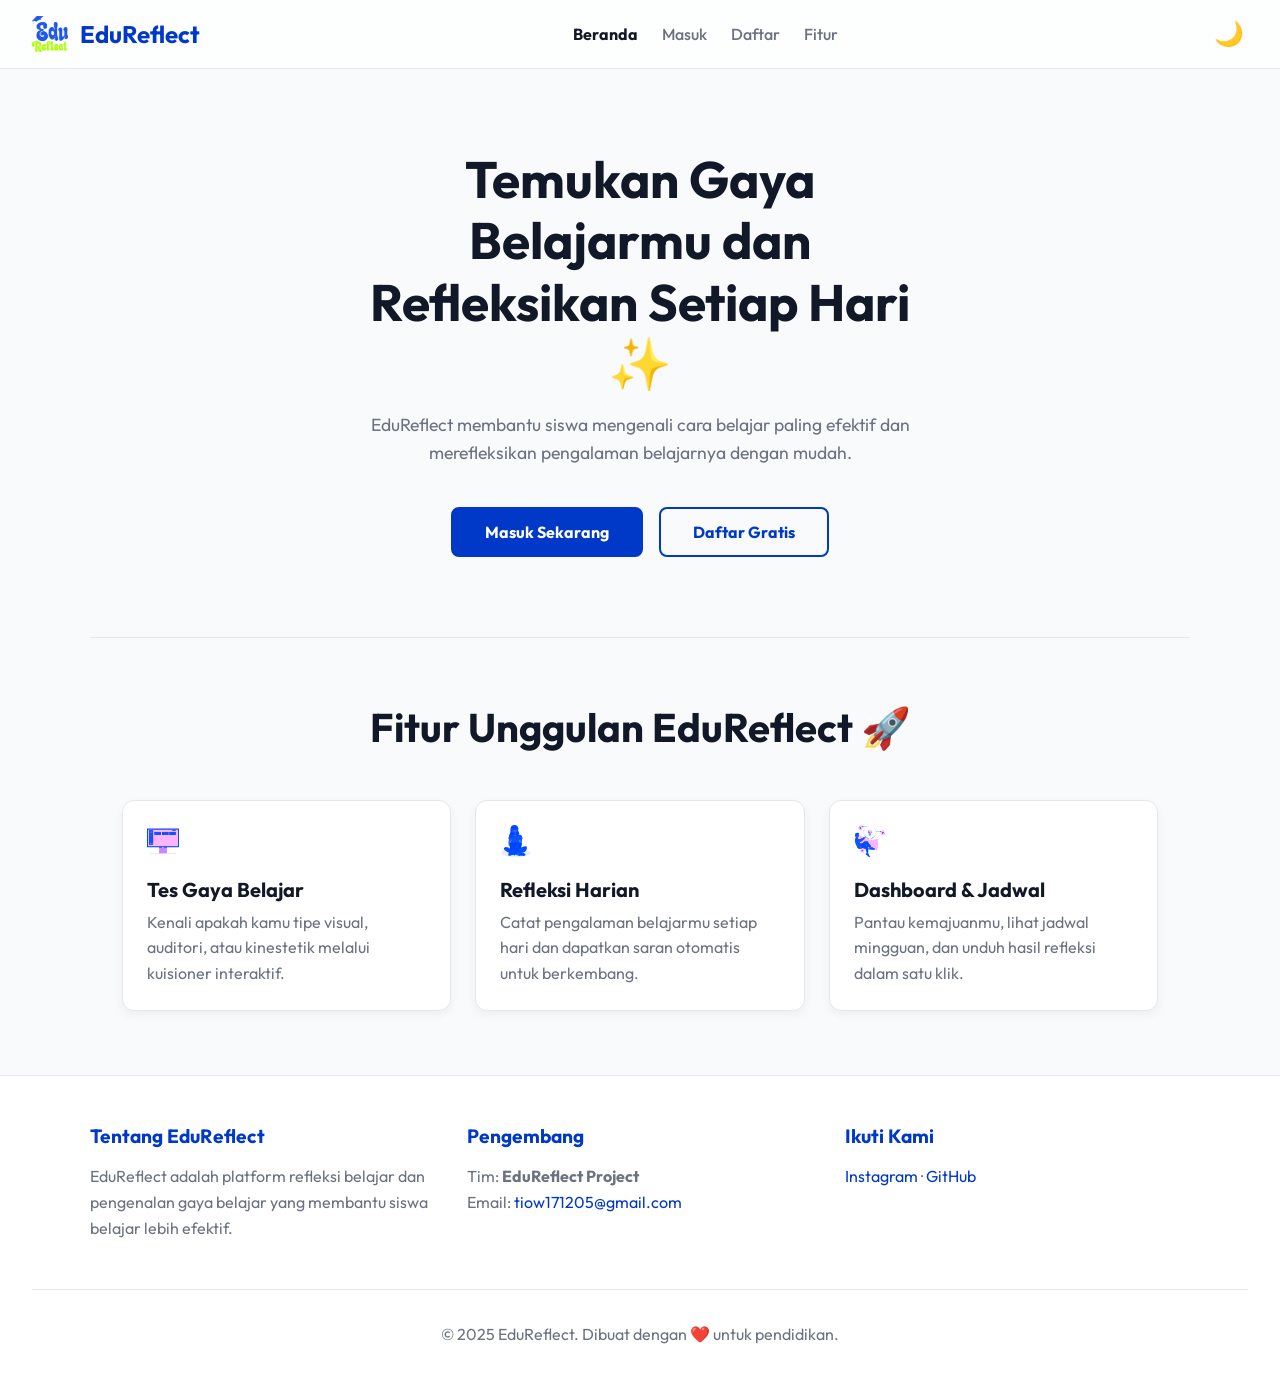
<file: public/index.html>
<!DOCTYPE html>
<html lang="id">
<head>
  <meta charset="UTF-8" />
  <meta name="viewport" content="width=device-width, initial-scale=1.0" />
  <title>EduReflect | Refleksi & Gaya Belajar</title>
  
  <link rel="preconnect" href="https://fonts.googleapis.com" />
  <link rel="preconnect" href="https://fonts.gstatic.com" crossorigin />
  <link
    href="https://fonts.googleapis.com/css2?family=Outfit:wght@300;400;500;700&display=swap"
    rel="stylesheet"
  />

  <link rel="stylesheet" href="css/index.css" />
  
  <link rel="icon" href="assets/logo.png" type="image/png" />
</head>
<body>
  <header class="navbar">
    <div class="nav-logo">
      <img src="assets/logo.png" alt="EduReflect" class="logo" />
      <h1>EduReflect</h1>
    </div>

    <ul class="nav-links">
      <li><a href="index.html" class="active">Beranda</a></li>
      <li><a href="login.html">Masuk</a></li>
      <li><a href="register.html">Daftar</a></li>
      <li><a href="#fitur">Fitur</a></li>
    </ul>

    <div class="nav-controls">
      <button id="theme-toggle" class="btn-icon" title="Ganti tema">🌙</button>
      
      <button id="nav-toggle-btn" class="btn-icon nav-toggle-btn" title="Menu">
        <svg xmlns="http://www.w3.org/2000/svg" width="24" height="24" viewBox="0 0 24 24" fill="none" stroke="currentColor" stroke-width="2" stroke-linecap="round" stroke-linejoin="round">
          <line x1="3" y1="12" x2="21" y2="12"></line>
          <line x1="3" y1="6" x2="21" y2="6"></line>
          <line x1="3" y1="18" x2="21" y2="18"></line>
        </svg>
      </button>
    </div>
    
  </header>

  <main>
    <section class="hero container hidden">
      <h2>Temukan <span>Gaya Belajarmu</span> dan Refleksikan Setiap Hari ✨</h2>
      <p>
        EduReflect membantu siswa mengenali cara belajar paling efektif dan
        merefleksikan pengalaman belajarnya dengan mudah.
      </p>
      <div class="hero-actions">
        <a href="login.html" class="btn-primary">Masuk Sekarang</a>
        <a href="register.html" class="btn-secondary">Daftar Gratis</a>
      </div>
    </section>

    <section id="fitur" class="container">
      <h2 class="section-title hidden">
        Fitur Unggulan EduReflect 🚀
      </h2>
      <div class="cards">
        <div class="card hidden">
          <img src="assets/icons/brain.svg" alt="Gaya Belajar" />
          <h3>Tes Gaya Belajar</h3>
          <p>
            Kenali apakah kamu tipe visual, auditori, atau kinestetik melalui
            kuisioner interaktif.
          </p>
        </div>

        <div class="card hidden">
          <img src="assets/icons/book-open.svg" alt="Refleksi Harian" />
          <h3>Refleksi Harian</h3>
          <p>
            Catat pengalaman belajarmu setiap hari dan dapatkan saran otomatis
            untuk berkembang.
          </p>
        </div>

        <div class="card hidden">
          <img src="assets/icons/calendar-days.svg" alt="Dashboard & Jadwal" />
          <h3>Dashboard & Jadwal</h3>
          <p>
            Pantau kemajuanmu, lihat jadwal mingguan, dan unduh hasil
            refleksi dalam satu klik.
          </p>
        </div>
      </div>
    </section>
  </main>

  <footer class="footer">
    <div class="footer-grid">
      <div>
        <h4>Tentang EduReflect</h4>
        <p>
          EduReflect adalah platform refleksi belajar dan pengenalan gaya
          belajar yang membantu siswa belajar lebih efektif.
        </p>
      </div>
      <div>
        <h4>Pengembang</h4>
        <p>
          Tim: <strong>EduReflect Project</strong><br />
          Email: <a href="mailto:tiow171205@gmail.com">tiow171205@gmail.com</a>
        </p>
      </div>
      <div>
        <h4>Ikuti Kami</h4>
        <p>
          <a href="https://www.instagram.com/alwitiow_/">Instagram</a> ·  <a href="https://github.com/alwznx">GitHub</a>
        </p>
      </div>
    </div>
    <p class="copy">© 2025 EduReflect. Dibuat dengan ❤️ untuk pendidikan.</p>
  </footer>

  <script src="js/index.js"></script>
</body>
</html>
</file>
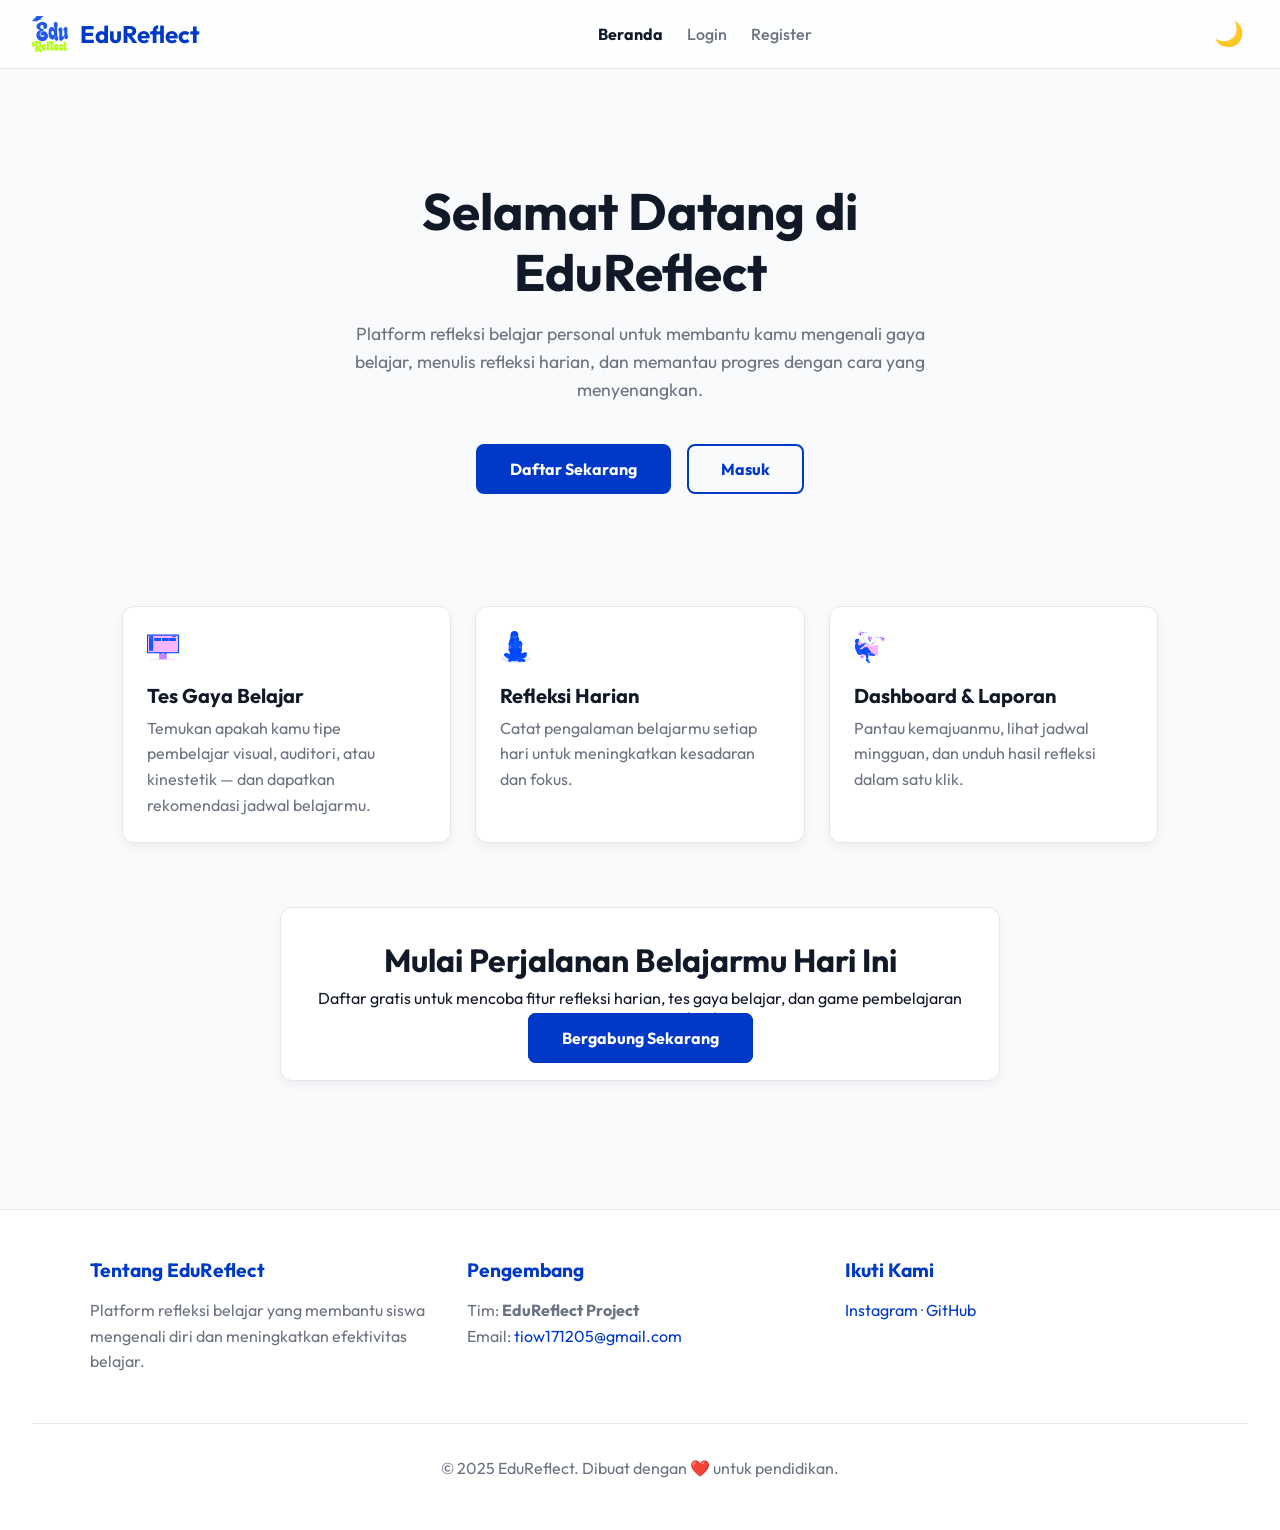
<file: public/home.html>
<!DOCTYPE html>
<html lang="id">
<head>
  <meta charset="UTF-8" />
  <meta name="viewport" content="width=device-width, initial-scale=1.0" />
  <title>EduReflect | Home</title>
  
  <link rel="preconnect" href="https://fonts.googleapis.com" />
  <link rel="preconnect" href="https://fonts.gstatic.com" crossorigin />
  <link
    href="https://fonts.googleapis.com/css2?family=Outfit:wght@300;400;500;700&display=swap"
    rel="stylesheet"
  />
  
  <link rel="stylesheet" href="css/style.css" />
  <link rel="stylesheet" href="css/home.css" />
  
  <link rel="icon" href="assets/logo.png" type="image/png" />
</head>
<body>
  <nav class="navbar">
    <div class="nav-logo">
      <img src="assets/logo.png" alt="EduReflect" class="logo" />
      <h1>EduReflect</h1>
    </div>
    <ul class="nav-links">
      <li><a href="home.html" class="active">Beranda</a></li>
      <li><a href="login.html">Login</a></li>
      <li><a href="register.html">Register</a></li>
    </ul>
    <div class="nav-controls">
      <button id="theme-toggle" class="btn-icon" title="Ganti tema">🌙</button>
      
      <button id="nav-toggle-btn" class="btn-icon nav-toggle-btn" title="Menu">
        <svg xmlns="http://www.w3.org/2000/svg" width="24" height="24" viewBox="0 0 24 24" fill="none" stroke="currentColor" stroke-width="2" stroke-linecap="round" stroke-linejoin="round">
          <line x1="3" y1="12" x2="21" y2="12"></line>
          <line x1="3" y1="6" x2="21" y2="6"></line>
          <line x1="3" y1="18" x2="21" y2="18"></line>
        </svg>
      </button>
    </div>
    
  </nav>

  <main class="container">
    <section class="hero">
      <h2>
        Selamat Datang di <span>EduReflect</span>
      </h2>
      <p>
        Platform refleksi belajar personal untuk membantu kamu mengenali gaya
        belajar, menulis refleksi harian, dan memantau progres dengan cara
        yang menyenangkan.
      </p>
      <div class="hero-actions">
        <a href="register.html" class="btn-primary">Daftar Sekarang</a>
        <a href="login.html" class="btn-secondary">Masuk</a>
      </div>
    </section>

    <section class="cards">
      <div class="card">
        <img src="assets/icons/brain.svg" alt="Tes Gaya Belajar" />
        <h3>Tes Gaya Belajar</h3>
        <p>
          Temukan apakah kamu tipe pembelajar visual, auditori, atau
          kinestetik — dan dapatkan rekomendasi jadwal belajarmu.
        </p>
      </div>

      <div class="card">
        <img src="assets/icons/book-open.svg" alt="Refleksi Harian" />
        <h3>Refleksi Harian</h3>
        <p>
          Catat pengalaman belajarmu setiap hari untuk meningkatkan kesadaran
          dan fokus.
        </p>
      </div>

      <div class="card">
        <img src="assets/icons/calendar-days.svg" alt="Dashboard & Laporan" />
        <h3>Dashboard & Laporan</h3>
        <p>
          Pantau kemajuanmu, lihat jadwal mingguan, dan unduh hasil
          refleksi dalam satu klik.
        </p>
      </div>
    </section>

    <section class="reflection-form" id="cta-section" style="margin-top: 4rem;">
      <h2>Mulai Perjalanan Belajarmu Hari Ini</h2>
      <p>
        Daftar gratis untuk mencoba fitur refleksi harian, tes gaya belajar,
        dan game pembelajaran yang menyenangkan!
      </p>
      <a href="register.html" class="btn-primary">Bergabung Sekarang</a>
    </section>
  </main>

  <footer class="footer">
    <div class="footer-grid">
      <div>
        <h4>Tentang EduReflect</h4>
        <p>
          Platform refleksi belajar yang membantu siswa mengenali diri dan
          meningkatkan efektivitas belajar.
        </p>
      </div>
      <div>
        <h4>Pengembang</h4>
        <p>
          Tim: <strong>EduReflect Project</strong><br />
          Email: <a href="mailto:tiow171205@gmail.com">tiow171205@gmail.com</a>
        </p>
      </div>
      <div>
        <h4>Ikuti Kami</h4>
        <p>
          <a href="https://www.instagram.com/alwitiow_/">Instagram</a> ·  <a href="https://github.com/alwznx">GitHub</a>
        </p>
      </div>
    </div>
    <p class="copy">© 2025 EduReflect. Dibuat dengan ❤️ untuk pendidikan.</p>
  </footer>

  <script src="js/main.js"></script>
</body>
</html>
</file>
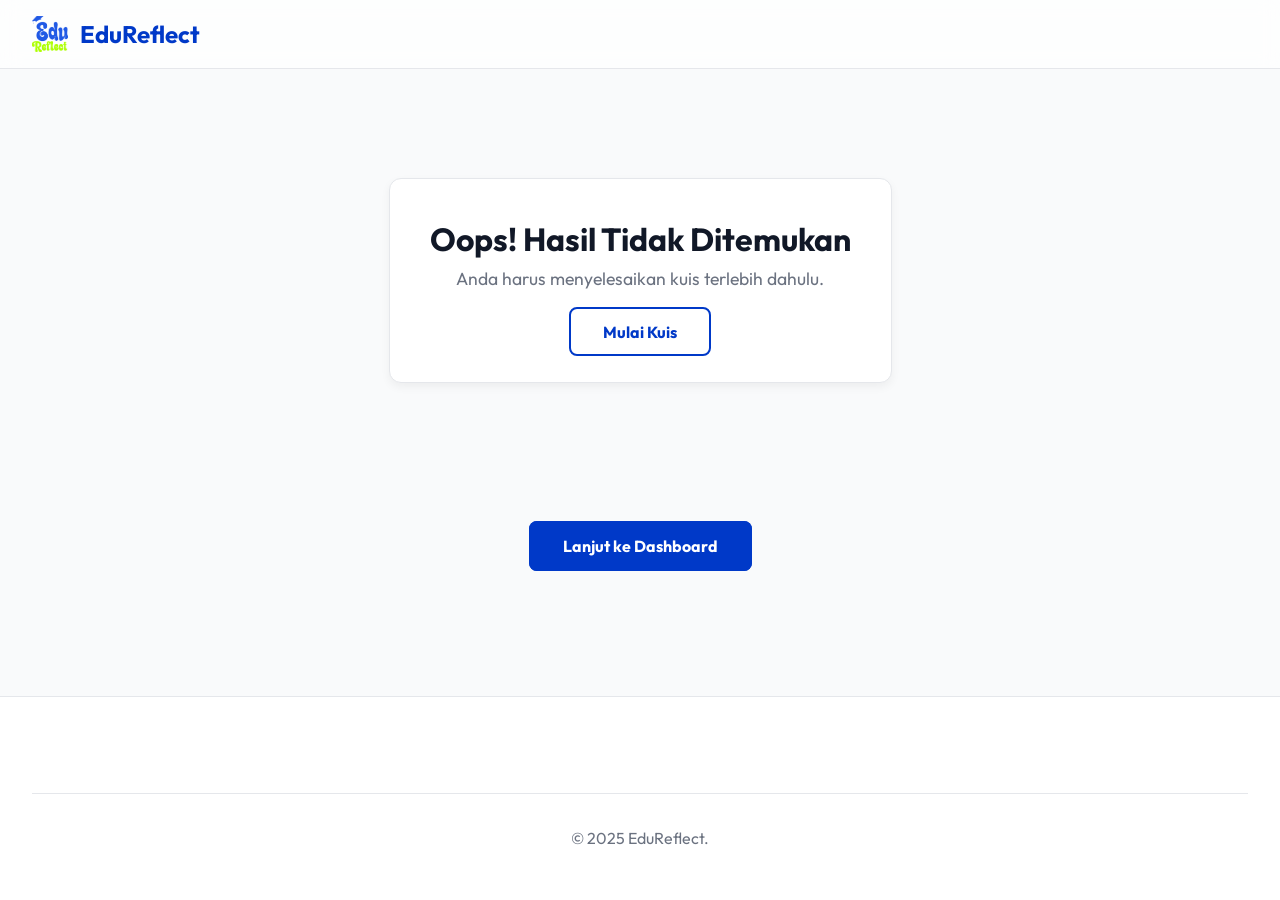
<file: public/learnstyle-result.html>
<!DOCTYPE html>
<html lang="id">
<head>
  <meta charset="UTF-8" />
  <meta name="viewport" content="width=device-width, initial-scale=1.0" />
  <title>Hasil Gaya Belajar | EduReflect</title>
  
  <link rel="preconnect" href="https://fonts.googleapis.com" />
  <link rel="preconnect" href="https://fonts.gstatic.com" crossorigin />
  <link
    href="https://fonts.googleapis.com/css2?family=Outfit:wght@300;400;500;700&display=swap"
    rel="stylesheet"
  />
  
  <link rel="stylesheet" href="css/style.css" />
  <link rel="stylesheet" href="css/learnstyle-result.css" />
  
  <link rel="icon" href="assets/logo.png" type="image/png" />
</head>
<body>
  <nav class="navbar">
    <div class="nav-logo">
      <img src="assets/logo.png" alt="EduReflect" class="logo" />
      <h1>EduReflect</h1>
    </div>
    </nav>

  <main class="container">
    <section id="result-container" class="result-box">
      <div class="result-header">
        <h2>Memuat Hasil...</h2>
      </div>
    </section>

    <div style="text-align: center; margin-top: 2rem;">
      <a href="dashboard.html" class="btn-primary">Lanjut ke Dashboard</a>
    </div>
  </main>

  <footer class="footer">
    <p class="copy">© 2025 EduReflect.</p>
  </footer>

  <script src="js/learnstyle-result.js"></script>
</body>
</html>
</file>
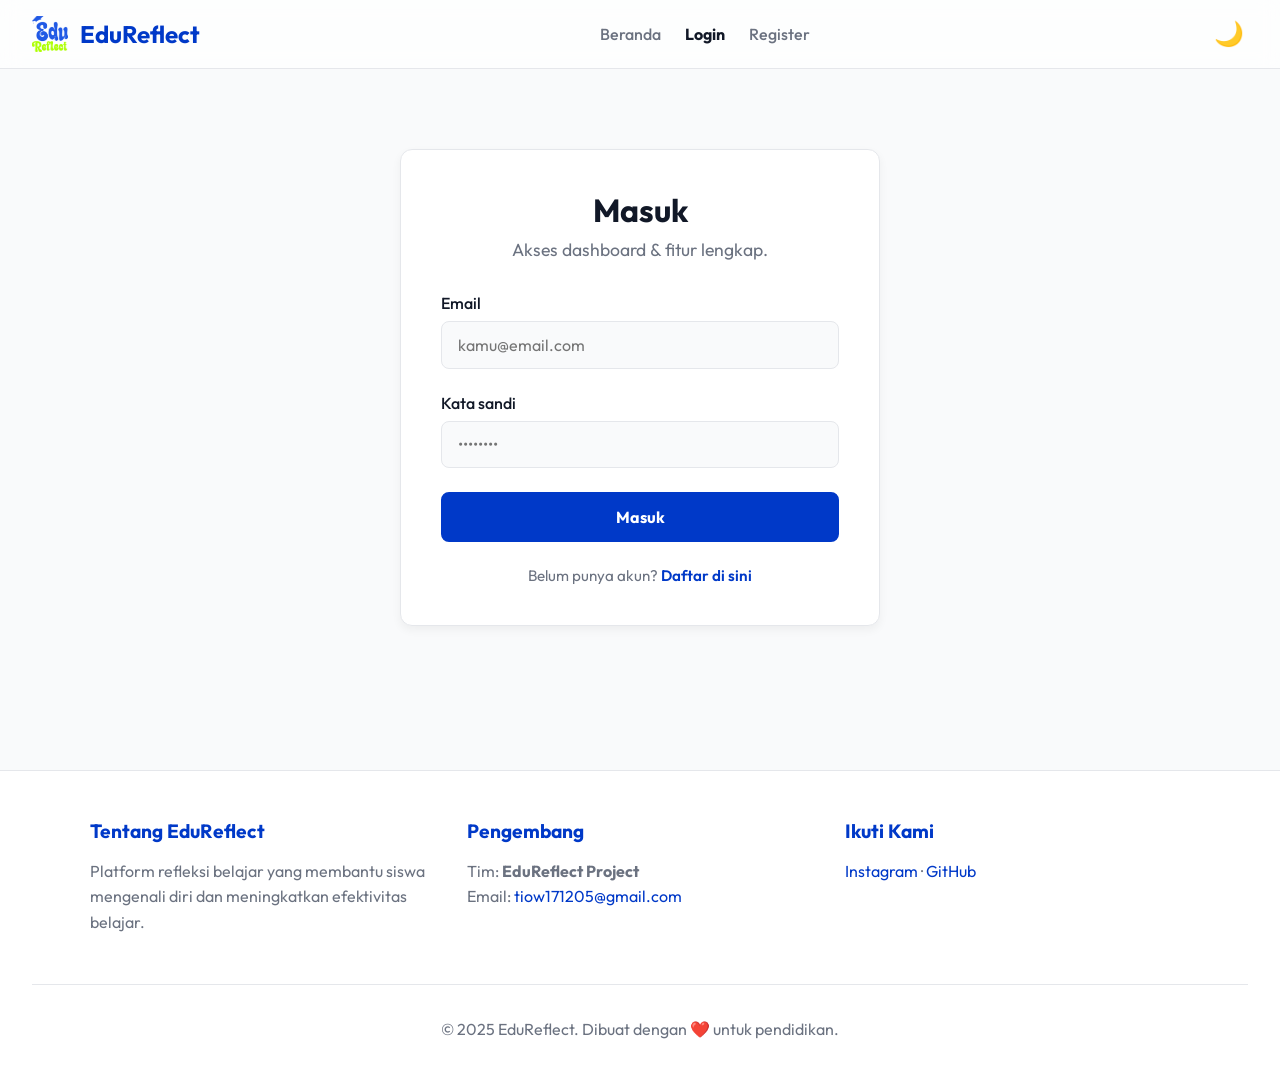
<file: public/login.html>
<!DOCTYPE html>
<html lang="id">
<head>
  <meta charset="UTF-8" />
  <meta name="viewport" content="width=device-width, initial-scale=1.0" />
  <title>Masuk | EduReflect</title>

  <!-- Font -->
  <link rel="preconnect" href="https://fonts.googleapis.com" />
  <link rel="preconnect" href="https://fonts.gstatic.com" crossorigin />
  <link
    href="https://fonts.googleapis.com/css2?family=Outfit:wght@300;400;500;700&display=swap"
    rel="stylesheet"
  />

  <!-- Link ke CSS Global & Spesifik -->
  <link rel="stylesheet" href="css/style.css" />
  <link rel="stylesheet" href="css/auth.css" />
  
  <link rel="icon" href="assets/logo.png" type="image/png" />
</head>
<body>
  <!-- Navbar -->
  <nav class="navbar">
    <div class="nav-logo">
      <img src="assets/logo.png" alt="EduReflect" class="logo" />
      <h1>EduReflect</h1>
    </div>
    <ul class="nav-links">
      <li><a href="home.html">Beranda</a></li>
      <li><a href="login.html" class="active">Login</a></li>
      <li><a href="register.html">Register</a></li>
    </ul>
    <div class="nav-controls">
      <button id="theme-toggle" class="btn-icon" title="Ganti tema">🌙</button>
      
      <button id="nav-toggle-btn" class="btn-icon nav-toggle-btn" title="Menu">
        <svg xmlns="http://www.w3.org/2000/svg" width="24" height="24" viewBox="0 0 24 24" fill="none" stroke="currentColor" stroke-width="2" stroke-linecap="round" stroke-linejoin="round">
          <line x1="3" y1="12" x2="21" y2="12"></line>
          <line x1="3" y1="6" x2="21" y2="6"></line>
          <line x1="3" y1="18" x2="21" y2="18"></line>
        </svg>
      </button>
    </div>
    
  </nav>

  <!-- Main Section -->
  <main class="container">
    <section class="auth-box">
      <h2>Masuk</h2>
      <p class="muted">Akses dashboard & fitur lengkap.</p>
      
      <form id="login-form">
        <div class="form-group">
          <label for="email">Email</label>
          <input
            id="email"
            name="email"
            type="email"
            required
            placeholder="kamu@email.com"
          />
        </div>
        <div class="form-group">
          <label for="password">Kata sandi</label>
          <input
            id="password"
            name="password"
            type="password"
            required
            placeholder="••••••••"
          />
        </div>
        <button id="submitBtn" class="btn-primary" type="submit">Masuk</button>
      </form>
      
      <p id="error-message" class="status"></p>
      
      <p class="auth-links">
        Belum punya akun? <a href="register.html">Daftar di sini</a>
      </p>
    </section>
  </main>

  <!-- Footer -->
  <footer class="footer">
    <div class="footer-grid">
      <div>
        <h4>Tentang EduReflect</h4>
        <p>
          Platform refleksi belajar yang membantu siswa mengenali diri dan
          meningkatkan efektivitas belajar.
        </p>
      </div>
      <div>
        <h4>Pengembang</h4>
        <p>
          Tim: <strong>EduReflect Project</strong><br />
          Email: <a href="mailto:tiow171205@gmail.com">tiow171205@gmail.com</a>
        </p>
      </div>
      <div>
        <h4>Ikuti Kami</h4>
        <p>
          <a href="https://www.instagram.com/alwitiow_/">Instagram</a> ·  <a href="https://github.com/alwznx">GitHub</a>
        </p>
      </div>
    </div>
    <p class="copy">© 2025 EduReflect. Dibuat dengan ❤️ untuk pendidikan.</p>
  </footer>

  <script src="js/main.js"></script>
  <script src="js/api.js"></script>
  <script>
    const loginForm = document.getElementById('login-form');
    const errorMessageEl = document.getElementById('error-message');
    const submitBtn = document.getElementById('submitBtn');

    loginForm.addEventListener('submit', async (e) => {
      e.preventDefault(); 
      const formData = new FormData(loginForm);
      const data = Object.fromEntries(formData.entries());

      errorMessageEl.textContent = "Sedang memverifikasi...";
      errorMessageEl.style.color = "var(--text-muted)";
      submitBtn.disabled = true;
      submitBtn.textContent = "Memproses...";

      try {
        const result = await apiFetch('/api/auth/login', {
          method: 'POST',
          body: data,
        });

        if (!result || !result.data || !result.data.user) {
           throw new Error("Gagal memproses data login dari server.");
        }

        errorMessageEl.textContent = "✅ Login berhasil! Mengarahkan...";
        errorMessageEl.style.color = "var(--accent)";
        
        setTimeout(() => {
          if (result.data.hasQuizResult) {
            window.location.href = 'dashboard.html';
          } else {
            window.location.href = 'learnstyle.html';
          }
        }, 1000);

      } catch (error) {
        errorMessageEl.textContent = "❌ " + error.message;
        errorMessageEl.style.color = "crimson";
        submitBtn.disabled = false;
        submitBtn.textContent = "Masuk";
      }
    });
  </script>
</body>
</html>
</file>
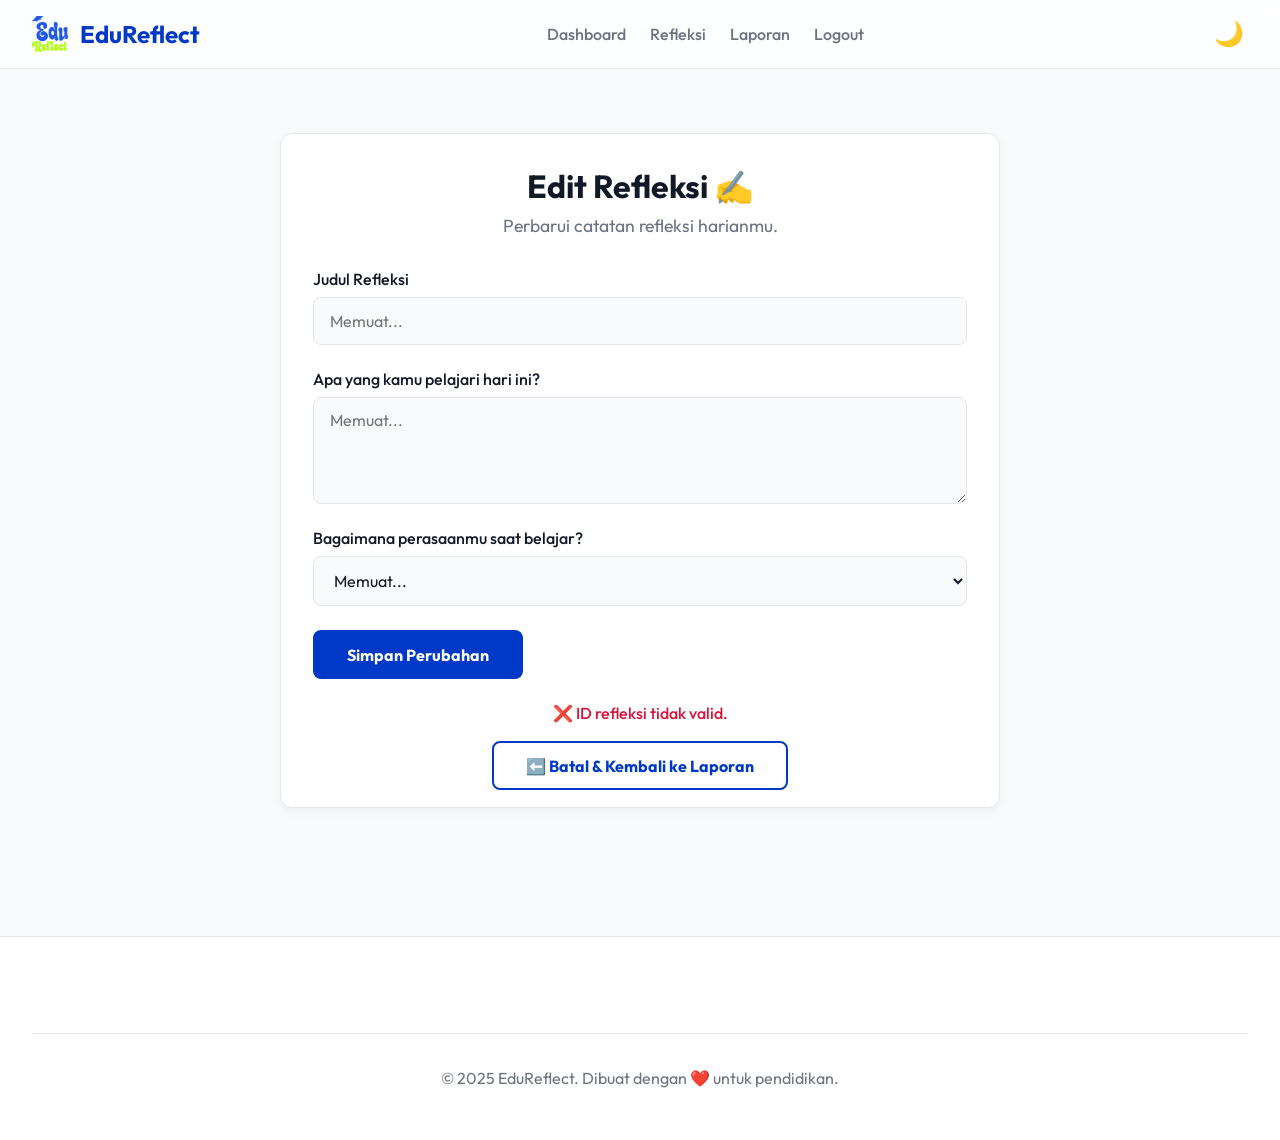
<file: public/reflection-edit.html>
<!DOCTYPE html>
<html lang="id">
<head>
  <meta charset="UTF-8" />
  <meta name="viewport" content="width=device-width, initial-scale=1.0" />
  <title>Edit Refleksi | EduReflect</title>

  <link rel="preconnect" href="https://fonts.googleapis.com" />
  <link rel="preconnect" href="https://fonts.gstatic.com" crossorigin />
  <link
    href="https://fonts.googleapis.com/css2?family=Outfit:wght@300;400;500;700&display=swap"
    rel="stylesheet"
  />

  <link rel="stylesheet" href="css/style.css" />
  <link rel="icon" href="assets/logo.png" type="image/png" />
</head>
<body>
  <nav class="navbar">
    <div class="nav-logo">
      <img src="assets/logo.png" alt="EduReflect" class="logo" />
      <h1>EduReflect</h1>
    </div>
    <ul class="nav-links">
      <li><a href="dashboard.html">Dashboard</a></li>
      <li><a href="reflection.html">Refleksi</a></li>
      <li><a href="report.html">Laporan</a></li>
      <li><a href="#" id="logoutLink">Logout</a></li>
    </ul>
    <div class="nav-controls">
      <button id="theme-toggle" class="btn-icon" title="Ganti tema">🌙</button>
      
      <button id="nav-toggle-btn" class="btn-icon nav-toggle-btn" title="Menu">
        <svg xmlns="http://www.w3.org/2000/svg" width="24" height="24" viewBox="0 0 24 24" fill="none" stroke="currentColor" stroke-width="2" stroke-linecap="round" stroke-linejoin="round">
          <line x1="3" y1="12" x2="21" y2="12"></line>
          <line x1="3" y1="6" x2="21" y2="6"></line>
          <line x1="3" y1="18" x2="21" y2="18"></line>
        </svg>
      </button>
    </div>
    
  </nav>

  <main class="container">
    <section class="reflection-form">
      <h2>Edit Refleksi ✍️</h2>
      <p class="muted">Perbarui catatan refleksi harianmu.</p>

      <form id="reflectionEditForm">
        <div class="form-group">
          <label for="title">Judul Refleksi</label>
          <input type="text" id="title" name="title" required placeholder="Memuat..." />
        </div>

        <div class="form-group">
          <label for="content">Apa yang kamu pelajari hari ini?</label>
          <textarea id="content" name="content" rows="4" required placeholder="Memuat..."></textarea>
        </div>

        <div class="form-group">
          <label for="mood">Bagaimana perasaanmu saat belajar?</label>
          <select id="mood" name="mood" required>
            <option value="">Memuat...</option>
            <option value="high">Senang / Bersemangat</option>
            <option value="mid">Biasa / Tenang</option>
            <option value="low">Malas / Kesulitan</option>
          </select>
        </div>

        <button type="submit" id="submitBtn" class="btn-primary">Simpan Perubahan</button>
      </form>

      <p id="statusMessage" class="status"></p>
      
      <div style="text-align: center; margin-top: 2rem;">
        <a href="report.html" class="btn-secondary">⬅️ Batal & Kembali ke Laporan</a>
      </div>
    </section>
  </main>

  <footer class="footer">
    <p class="copy">© 2025 EduReflect. Dibuat dengan ❤️ untuk pendidikan.</p>
  </footer>

  <script src="js/main.js"></script>
  <script src="js/api.js"></script>
  <script src="js/reflection-edit.js"></script>
</body>
</html>
</file>
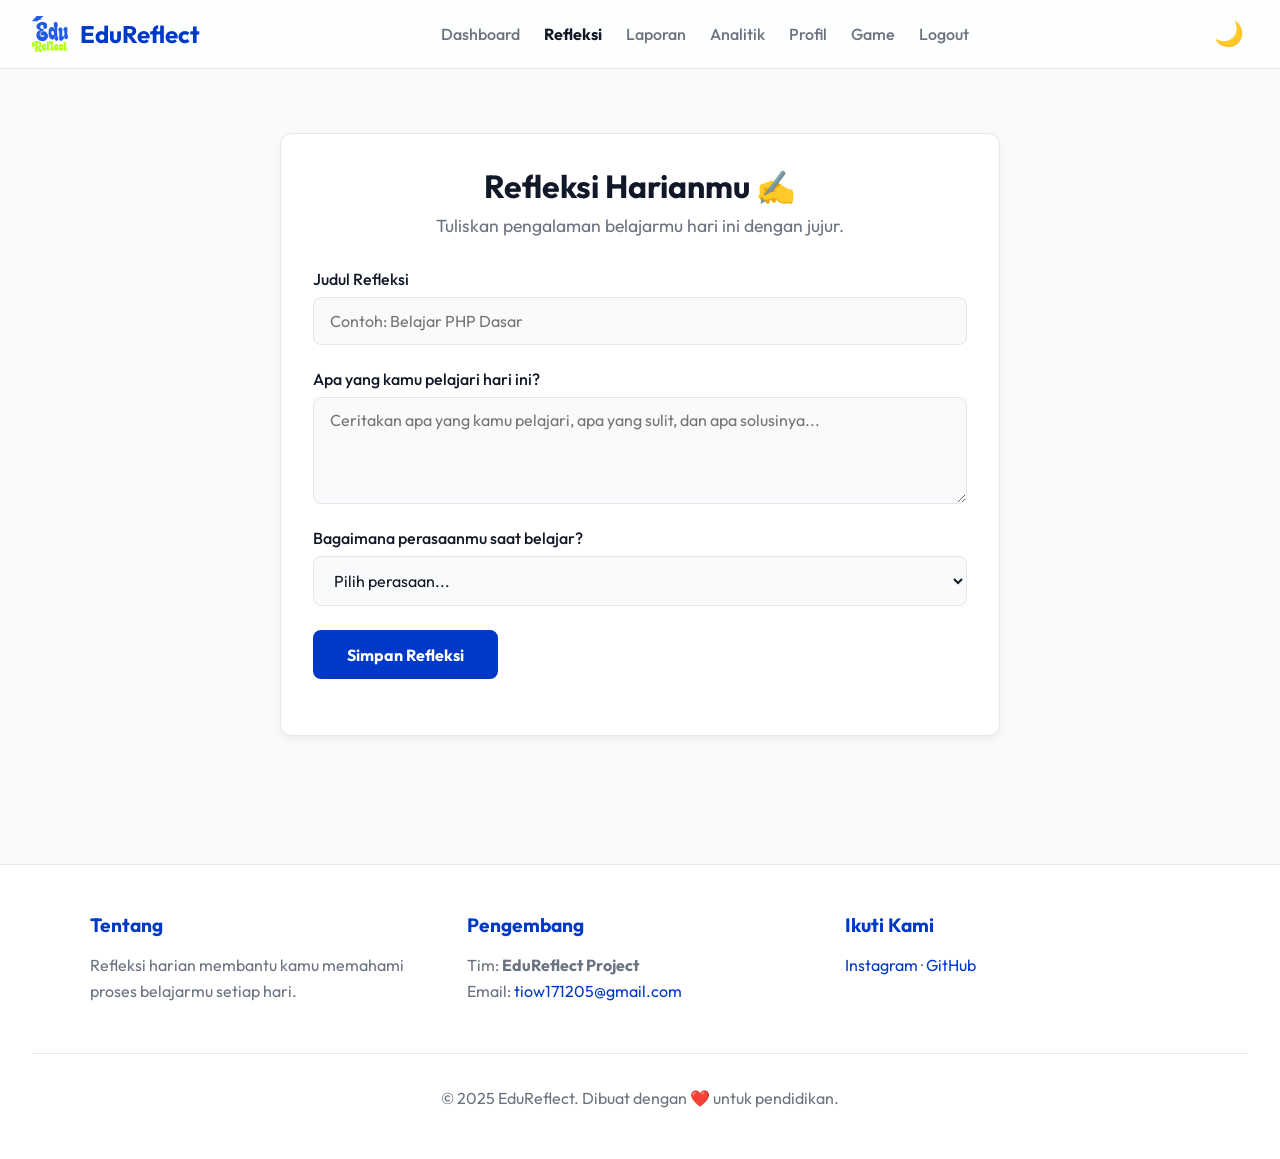
<file: public/reflection.html>
<!DOCTYPE html>
<html lang="id">
<head>
  <meta charset="UTF-8" />
  <meta name="viewport" content="width=device-width, initial-scale=1.0" />
  <title>Refleksi Harian | EduReflect</title>

  <link rel="preconnect" href="https://fonts.googleapis.com" />
  <link rel="preconnect" href="https://fonts.gstatic.com" crossorigin />
  <link
    href="https://fonts.googleapis.com/css2?family=Outfit:wght@300;400;500;700&display=swap"
    rel="stylesheet"
  />

  <link rel="stylesheet" href="css/style.css" />
    
  <link rel="icon" href="assets/logo.png" type="image/png" />
</head>
<body>
  <nav class="navbar">
    <div class="nav-logo">
      <img src="assets/logo.png" alt="EduReflect" class="logo" />
      <h1>EduReflect</h1>
    </div>
    <ul class="nav-links">
      <li><a href="dashboard.html">Dashboard</a></li>
      <li><a href="reflection.html" class="active">Refleksi</a></li>
      <li><a href="report.html">Laporan</a></li>
      <li><a href="analytics.html">Analitik</a></li> 
      <li><a href="profile.html">Profil</a></li>
      <li><a href="game.html">Game</a></li>
      <li><a href="#" id="logoutLink">Logout</a></li>
    </ul>
    <div class="nav-controls">
      <button id="theme-toggle" class="btn-icon" title="Ganti tema">🌙</button>
      
      <button id="nav-toggle-btn" class="btn-icon nav-toggle-btn" title="Menu">
        <svg xmlns="http://www.w3.org/2000/svg" width="24" height="24" viewBox="0 0 24 24" fill="none" stroke="currentColor" stroke-width="2" stroke-linecap="round" stroke-linejoin="round">
          <line x1="3" y1="12" x2="21" y2="12"></line>
          <line x1="3" y1="6" x2="21" y2="6"></line>
          <line x1="3" y1="18" x2="21" y2="18"></line>
        </svg>
      </button>
    </div>
    
  </nav>

  <main class="container">
    <section class="reflection-form">
      <h2>Refleksi Harianmu ✍️</h2>
      <p class="muted">Tuliskan pengalaman belajarmu hari ini dengan jujur.</p>

      <form id="reflectionForm">
        <div class="form-group">
          <label for="title">Judul Refleksi</label>
          <input type="text" id="title" name="title" required placeholder="Contoh: Belajar PHP Dasar" />
        </div>

        <div class="form-group">
          <label for="content">Apa yang kamu pelajari hari ini?</label>
          <textarea id="content" name="content" rows="4" required placeholder="Ceritakan apa yang kamu pelajari, apa yang sulit, dan apa solusinya..."></textarea>
        </div>

        <div class="form-group">
          <label for="mood">Bagaimana perasaanmu saat belajar?</label>
          <select id="mood" name="mood" required>
            <option value="">Pilih perasaan...</option>
            <option value="high">Senang / Bersemangat</option>
            <option value="mid">Biasa / Tenang</option>
            <option value="low">Malas / Kesulitan</option>
          </select>
        </div>
        
        <button type="submit" id="submitBtn" class="btn-primary">Simpan Refleksi</button>
      </form>
      <p id="statusMessage" class="status"></p>

      <div id="aiSuggestion" class="ai-box" style="display: none">
        <h3>💡 ReflectAI Feedback</h3>
        <p id="suggestionText"></p>
      </div>
    </section>
  </main>

  <footer class="footer">
    <div class="footer-grid">
      <div>
        <h4>Tentang</h4>
        <p>
          Refleksi harian membantu kamu memahami proses belajarmu setiap hari.
        </p>
      </div>
      <div>
        <h4>Pengembang</h4>
        <p>
          Tim: <strong>EduReflect Project</strong><br />Email:
          <a href="mailto:tiow171205@gmail.com">tiow171205@gmail.com</a>
        </p>
      </div>
      <div>
        <h4>Ikuti Kami</h4>
        <p>
          <a href="https://www.instagram.com/alwitiow_/">Instagram</a> ·  <a href="https://github.com/alwznx">GitHub</a>
        </p>
      </div>
    </div>
    <p class="copy">© 2025 EduReflect. Dibuat dengan ❤️ untuk pendidikan.</p>
  </footer>

  <script src="js/main.js"></script>
  <script src="js/api.js"></script>
  <script src="js/reflection.js"></script>
</body>
</html>
</file>
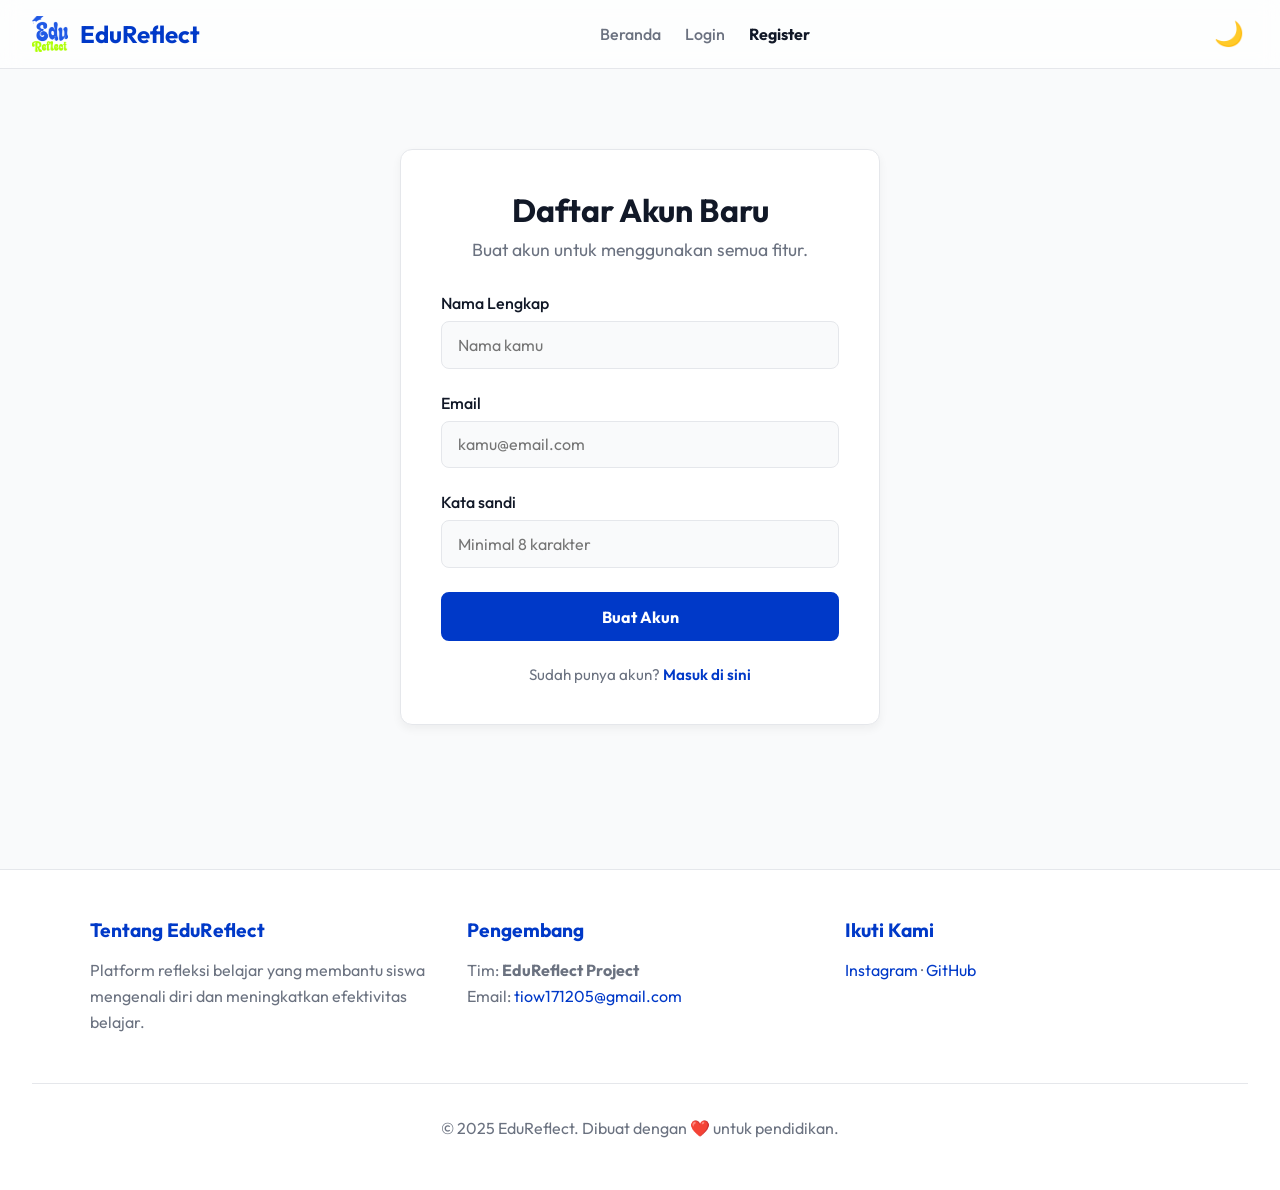
<file: public/register.html>
<!DOCTYPE html>
<html lang="id">
<head>
  <meta charset="UTF-8" />
  <meta name="viewport" content="width=device-width, initial-scale=1.0" />
  <title>Daftar | EduReflect</title>

  <link rel="preconnect" href="https://fonts.googleapis.com" />
  <link rel="preconnect" href="https://fonts.gstatic.com" crossorigin />
  <link
    href="https://fonts.googleapis.com/css2?family=Outfit:wght@300;400;500;700&display=swap"
    rel="stylesheet"
  />
  
  <link rel="stylesheet" href="css/style.css" />
  <link rel="stylesheet" href="css/auth.css" />
  
  <link rel="icon" href="assets/logo.png" type="image/png" />
</head>
<body>
  <nav class="navbar">
    <div class="nav-logo">
      <img src="assets/logo.png" alt="EduReflect" class="logo" />
      <h1>EduReflect</h1>
    </div>
    <ul class="nav-links">
      <li><a href="home.html">Beranda</a></li>
      <li><a href="login.html">Login</a></li>
      <li><a href="register.html" class="active">Register</a></li>
    </ul>
    <div class="nav-controls">
      <button id="theme-toggle" class="btn-icon" title="Ganti tema">🌙</button>
      
      <button id="nav-toggle-btn" class="btn-icon nav-toggle-btn" title="Menu">
        <svg xmlns="http://www.w3.org/2000/svg" width="24" height="24" viewBox="0 0 24 24" fill="none" stroke="currentColor" stroke-width="2" stroke-linecap="round" stroke-linejoin="round">
          <line x1="3" y1="12" x2="21" y2="12"></line>
          <line x1="3" y1="6" x2="21" y2="6"></line>
          <line x1="3" y1="18" x2="21" y2="18"></line>
        </svg>
      </button>
    </div>
    
  </nav>

  <main class="container">
    <section class="auth-box">
      <h2>Daftar Akun Baru</h2>
      <p class="muted">Buat akun untuk menggunakan semua fitur.</p>

      <form id="register-form">
        <div class="form-group">
          <label for="name">Nama Lengkap</label>
          <input
            id="name"
            name="name"
            required
            placeholder="Nama kamu"
          />
        </div>
        <div class="form-group">
          <label for="email">Email</label>
          <input
            id="email"
            name="email"
            type="email"
            required
            placeholder="kamu@email.com"
          />
        </div>
        <div class="form-group">
          <label for="password">Kata sandi</label>
          <input
            id="password"
            name="password"
            type="password"
            required
            minlength="8"
            placeholder="Minimal 8 karakter"
          />
        </div>

        <button id="submitBtn" class="btn-primary" type="submit">
          Buat Akun
        </button>
      </form>
      
      <p id="error-message" class="status"></p>

      <p class="auth-links">
        Sudah punya akun? <a href="login.html">Masuk di sini</a>
      </p>
    </section>
  </main>

  <footer class="footer">
    <div class="footer-grid">
      <div>
        <h4>Tentang EduReflect</h4>
        <p>
          Platform refleksi belajar yang membantu siswa mengenali diri dan
          meningkatkan efektivitas belajar.
        </p>
      </div>
      <div>
        <h4>Pengembang</h4>
        <p>
          Tim: <strong>EduReflect Project</strong><br />
          Email: <a href="mailto:tiow171205@gmail.com">tiow171205@gmail.com</a>
        </p>
      </div>
      <div>
        <h4>Ikuti Kami</h4>
        <p>
          <a href="https://www.instagram.com/alwitiow_/">Instagram</a> ·  <a href="https://github.com/alwznx">GitHub</a>
        </p>
      </div>
    </div>
    <p class="copy">© 2025 EduReflect. Dibuat dengan ❤️ untuk pendidikan.</p>
  </footer>

  <script src="js/main.js"></script>
  <script src="js/api.js"></script>
  <script>
    const registerForm = document.getElementById('register-form');
    const errorMessageEl = document.getElementById('error-message');
    const submitBtn = document.getElementById('submitBtn');

    registerForm.addEventListener('submit', async (e) => {
      e.preventDefault(); 
      const formData = new FormData(registerForm);
      const data = Object.fromEntries(formData.entries());

      if (data.password.length < 8) {
        errorMessageEl.textContent = "❌ Password minimal 8 karakter.";
        errorMessageEl.style.color = "crimson";
        return; 
      }

      errorMessageEl.textContent = "Sedang mendaftar...";
      errorMessageEl.style.color = "var(--text-muted)"; 
      submitBtn.disabled = true;
      submitBtn.textContent = "Memproses...";

      try {
        const result = await apiFetch('/api/auth/register', {
          method: 'POST',
          body: data
        });

        if (!result || !result.data || !result.data.user) {
            throw new Error("Gagal memproses data registrasi dari server.");
        }

        errorMessageEl.textContent = "✅ Registrasi berhasil! Mengarahkan ke kuis...";
        errorMessageEl.style.color = "var(--accent)";
        
        setTimeout(() => {
          window.location.href = 'learnstyle.html';
        }, 1500);

      } catch (error) {
        errorMessageEl.textContent = "❌ " + error.message;
        errorMessageEl.style.color = "crimson";
        submitBtn.disabled = false;
        submitBtn.textContent = "Buat Akun";
      }
    });
  </script>
</body>
</html>
</file>
<file: public/css/index.css>
:root {
  --primary: #0039C8;
  --secondary: #012583;
  --accent: #ACFF00;
  --light-blue: #5A89FE;
  --dark: #0a0a14;
  --shadow-glow: 0 0 20px #ACFF00;
  --shadow-glow-blue: 0 0 20px #2059E5;
  --font-main: "Outfit", sans-serif;
  
  --bg-main: #f9fafb;
  --bg-card: #ffffff;
  --text-main: #111827;
  --text-muted: #6b7280;
  --border-color: #e5e7eb;
  --accent-color: var(--primary);
  --accent-text: #ffffff;
  --secondary-text: var(--primary);
  --shadow-color: rgba(0, 0, 0, 0.05);
  --bg-navbar: rgba(255, 255, 255, 0.7);
  --icon-filter: invert(13%) sepia(98%) saturate(5500%) hue-rotate(220deg) brightness(97%) contrast(120%);
}

body.dark {
  --bg-main: var(--dark);
  --bg-card: var(--secondary);
  --text-main: #e0e4f0;
  --text-muted: #8b9ed9;
  --border-color: rgba(90, 137, 254, 0.2);
  --accent-color: var(--accent);
  --accent-text: var(--dark);
  --secondary-text: var(--accent);
  --shadow-color: rgba(0, 0, 0, 0.2);
  --bg-navbar: rgba(10, 10, 20, 0.7);
  --icon-filter: invert(89%) sepia(58%) saturate(3015%) hue-rotate(29deg) brightness(107%) contrast(105%);
}

* {
  margin: 0;
  padding: 0;
  box-sizing: border-box;
}
html {
  scroll-behavior: smooth;
}
body {
  font-family: var(--font-main);
  background-color: var(--bg-main);
  color: var(--text-main);
  transition: background-color 0.3s ease, color 0.3s ease;
  overflow-x: hidden;
  display: flex;
  flex-direction: column;
  min-height: 100vh;
}
main {
  flex-grow: 1;
}
a {
  color: var(--primary); 
  text-decoration: none;
  transition: color 0.3s ease;
}
body.dark a {
  color: var(--accent);
}
a:hover {
  color: var(--light-blue);
}
body.dark a:hover {
  color: white;
}
img {
  max-width: 100%;
  height: auto;
}
.container {
  max-width: 1100px;
  margin: 0 auto;
  padding: 2rem;
}

.navbar {
  display: flex;
  justify-content: space-between;
  align-items: center;
  padding: 1rem 2rem;
  position: sticky;
  top: 0;
  z-index: 100;
  background-color: var(--bg-navbar);
  backdrop-filter: blur(10px);
  -webkit-backdrop-filter: blur(10px);
  border-bottom: 1px solid var(--border-color);
  transition: background-color 0.3s ease, border-color 0.3s ease;
}
.nav-logo {
  display: flex;
  align-items: center;
  gap: 0.75rem;
}
.nav-logo .logo {
  width: 36px;
  height: 36px;
}
.nav-logo h1 {
  font-size: 1.5rem;
  font-weight: 700;
  color: var(--primary);
  transition: color 0.3s ease;
}
body.dark .nav-logo h1 {
  color: var(--accent);
}
.nav-links {
  display: flex;
  list-style: none;
  gap: 1.5rem;
}
.nav-links a {
  font-weight: 500;
  color: var(--text-muted);
  transition: color 0.3s ease, text-shadow 0.3s ease;
}
.nav-links a:hover {
  color: var(--primary);
}
body.dark .nav-links a:hover {
  color: var(--accent);
  text-shadow: 0 0 10px var(--accent);
}
.nav-links a.active {
  color: var(--text-main);
  font-weight: 700;
}
body.dark .nav-links a.active {
  color: white;
}
.btn-icon {
  background: none;
  border: none;
  color: var(--text-main);
  font-size: 1.5rem;
  cursor: pointer;
  transition: color 0.3s ease;
  display: flex;
  align-items: center;
  justify-content: center;
  padding: 0.25rem;
}
.nav-controls {
  display: flex;
  align-items: center;
  gap: 0.5rem;
}
.nav-toggle-btn {
  display: none; 
  font-size: 1.8rem;
}

.btn-primary,
.btn-secondary {
  padding: 0.8rem 2rem;
  font-family: var(--font-main);
  font-size: 1rem;
  font-weight: 700;
  border-radius: 8px;
  cursor: pointer;
  text-align: center;
  transition: transform 0.2s ease, box-shadow 0.2s ease, background-color 0.2s ease, color 0.2s ease, border-color 0.2s ease;
  border: 2px solid var(--accent-color);
}
.btn-primary {
  background-color: var(--accent-color);
  color: var(--accent-text);
  border-color: var(--accent-color);
}
.btn-primary:hover {
  transform: scale(1.05);
  box-shadow: var(--shadow-glow);
}
body:not(.dark) .btn-primary:hover {
  background-color: #002bad;
  border-color: #002bad;
}
.btn-secondary {
  background-color: transparent;
  color: var(--secondary-text);
  border-color: var(--secondary-text);
}
.btn-secondary:hover {
  background-color: var(--accent-color);
  color: var(--accent-text);
  border-color: var(--accent-color);
  transform: scale(1.05);
  box-shadow: var(--shadow-glow);
}
.btn-primary:active,
.btn-secondary:active {
  transform: scale(0.98);
}

.cards {
  display: grid;
  grid-template-columns: repeat(auto-fit, minmax(300px, 1fr));
  gap: 1.5rem;
}
.card {
  background: var(--bg-card);
  border: 1px solid var(--border-color);
  border-radius: 12px;
  padding: 1.5rem;
  text-align: left; 
  transition: transform 0.3s ease, box-shadow 0.3s ease, background-color 0.3s ease, border-color 0.3s ease;
  box-shadow: 0 4px 10px var(--shadow-color);
}
.card:hover {
  transform: translateY(-5px);
  box-shadow: 0 10px 20px var(--shadow-color), var(--shadow-glow-blue);
}
.card img {
  width: 32px;
  height: 32px;
  margin-bottom: 1rem;
  filter: var(--icon-filter);
  transition: filter 0.3s ease;
}
.card h3 {
  font-size: 1.25rem;
  font-weight: 700;
  color: var(--text-main);
  margin-bottom: 0.5rem;
}
.card p {
  color: var(--text-muted);
  line-height: 1.6;
}

.footer {
  margin-top: auto; 
  padding: 3rem 2rem;
  background-color: var(--bg-card);
  border-top: 1px solid var(--border-color);
  transition: background-color 0.3s ease, border-color 0.3s ease;
}
.footer-grid {
  display: grid;
  grid-template-columns: repeat(auto-fit, minmax(250px, 1fr));
  gap: 2rem;
  max-width: 1100px;
  margin: 0 auto;
}
.footer h4 {
  font-size: 1.2rem;
  font-weight: 700;
  color: var(--primary);
  margin-bottom: 1rem;
  transition: color 0.3s ease;
}
body.dark .footer h4 {
  color: var(--accent);
}
.footer p {
  color: var(--text-muted);
  line-height: 1.6;
  transition: color 0.3s ease;
}
.footer a {
  color: var(--primary);
}
body.dark .footer a {
  color: var(--light-blue);
}
.footer a:hover {
  color: var(--accent);
  text-decoration: underline;
}
.copy {
  text-align: center;
  margin-top: 3rem;
  padding-top: 2rem;
  border-top: 1px solid var(--border-color);
  color: var(--text-muted);
  transition: border-color 0.3s ease, color 0.3s ease;
}

.hero {
  padding-top: 5rem;
  padding-bottom: 5rem;
  text-align: center;
  border-bottom: 1px solid var(--border-color);
}
.hero h2 {
  font-size: 3.2rem;
  font-weight: 700;
  line-height: 1.2;
  margin-bottom: 1rem;
  max-width: 600px;
  margin-left: auto;
  margin-right: auto;
}
body.dark .hero h2 {
  background: linear-gradient(90deg, var(--light-blue), var(--accent));
  -webkit-background-clip: text;
  background-clip: text;
  -webkit-text-fill-color: transparent;
}
.hero p {
  font-size: 1.1rem;
  color: var(--text-muted);
  max-width: 600px;
  margin: 0 auto 2.5rem;
  line-height: 1.6;
}
.hero-actions {
  display: flex;
  justify-content: center;
  gap: 1rem;
}
#fitur {
  padding-top: 4rem;
  padding-bottom: 4rem;
}
#fitur .section-title {
  font-size: 2.5rem;
  font-weight: 700;
  color: var(--text-main);
  margin-bottom: 3rem;
  text-align: center;
}
body.dark #fitur .section-title {
  color: var(--accent);
}

.hidden {
  opacity: 0;
  transform: translateY(30px);
  transition: opacity 0.6s ease-out, transform 0.6s ease-out;
}
.show {
  opacity: 1;
  transform: translateY(0);
}
.card.hidden:nth-child(1) { transition-delay: 100ms; }
.card.hidden:nth-child(2) { transition-delay: 200ms; }
.card.hidden:nth-child(3) { transition-delay: 300ms; }

@media (max-width: 768px) {
  .nav-links {
    display: none; 
    position: absolute;
    top: 100%;
    left: 0;
    width: 100%;
    background-color: var(--bg-card);
    flex-direction: column;
    padding: 1rem;
    border-bottom: 1px solid var(--border-color);
    box-shadow: 0 10px 20px var(--shadow-color);
  }
  .nav-links a {
    padding: 0.75rem 1rem;
    border-radius: 8px;
  }
  .nav-links a:hover {
    background-color: var(--bg-main);
  }
  .navbar.nav-open .nav-links {
    display: flex;
  }
  .nav-toggle-btn {
    display: flex; 
  }

  .container {
    padding: 1.5rem;
  }
  .hero {
    padding-top: 3rem;
    padding-bottom: 3rem;
  }
  .hero h2 {
    font-size: 2.2rem;
  }
  .hero-actions {
    flex-direction: column; 
    gap: 0.75rem;
  }
  .btn-primary, .btn-secondary {
    width: 100%;
  }
  #fitur .section-title {
    font-size: 2rem;
  }
  .cards {
    grid-template-columns: 1fr;
  }
}
</file>
<file: public/css/style.css>
@import url("https://fonts.googleapis.com/css2?family=Outfit:wght@300;400;500;700&display=swap");

:root {
  --font-main: "Outfit", sans-serif;

  --bg-main: #f9fafb;
  --bg-card: #ffffff;
  --text-main: #111827;
  --text-muted: #6b7280;
  --border-color: #e5e7eb;
  --primary: #0039c8;
  --accent: #0039c8;
  --accent-text: #ffffff;
  --secondary-text: #0039c8;
  --shadow-color: rgba(0, 0, 0, 0.05);
  --shadow-glow: none;
  --shadow-glow-blue: none;
  --bg-navbar: rgba(255, 255, 255, 0.7);
  --icon-filter: invert(13%) sepia(98%) saturate(5500%) hue-rotate(220deg) brightness(97%) contrast(120%);
}

body.dark {
  --primary: #0039c8;
  --secondary: #012583;
  --accent: #acff00;
  --light-blue: #5a89fe;
  --dark: #0a0a14;
  --bg-main: var(--dark);
  --bg-card: var(--secondary);
  --text-main: #e0e4f0;
  --text-muted: #8b9ed9;
  --border-color: rgba(90, 137, 254, 0.2);
  --accent-text: var(--dark);
  --secondary-text: var(--accent);
  --shadow-color: rgba(0, 0, 0, 0.2);
  --shadow-glow: 0 0 20px #acff00;
  --shadow-glow-blue: 0 0 20px #2059e5;
  --bg-navbar: rgba(10, 10, 20, 0.7);
  --icon-filter: invert(89%) sepia(58%) saturate(3015%) hue-rotate(29deg) brightness(107%) contrast(105%);
}

* {
  margin: 0;
  padding: 0;
  box-sizing: border-box;
}
html {
  scroll-behavior: smooth;
}
body {
  font-family: var(--font-main);
  background-color: var(--bg-main);
  color: var(--text-main);
  transition: background-color 0.3s ease, color 0.3s ease;
  animation: fadeInPage 0.6s ease-out;
  display: flex;
  flex-direction: column;
  min-height: 100vh;
}
.container {
  width: 100%;
  max-width: 1100px;
  margin: 0 auto;
  padding: 2rem;
  flex-grow: 1; 
}
@keyframes fadeInPage {
  from { opacity: 0; }
  to { opacity: 1; }
}
a {
  color: var(--primary);
  text-decoration: none;
  transition: color 0.3s ease;
}
body.dark a {
  color: var(--accent);
}
a:hover {
  color: var(--light-blue);
}
body.dark a:hover {
  color: white;
}
img {
  max-width: 100%;
  height: auto;
}

.navbar {
  display: flex;
  justify-content: space-between;
  align-items: center;
  padding: 1rem 2rem;
  position: sticky;
  top: 0;
  z-index: 100;
  background-color: var(--bg-navbar);
  backdrop-filter: blur(10px);
  -webkit-backdrop-filter: blur(10px);
  border-bottom: 1px solid var(--border-color);
  transition: background-color 0.3s ease, border-color 0.3s ease;
}
.nav-logo {
  display: flex;
  align-items: center;
  gap: 0.75rem;
}
.nav-logo .logo {
  width: 36px;
  height: 36px;
}
.nav-logo h1 {
  font-size: 1.5rem;
  font-weight: 700;
  color: var(--primary);
  transition: color 0.3s ease;
}
body.dark .nav-logo h1 {
  color: var(--accent);
}
.nav-links {
  display: flex;
  list-style: none;
  gap: 1.5rem;
}
.nav-links a {
  font-weight: 500;
  color: var(--text-muted);
  transition: color 0.3s ease, text-shadow 0.3s ease;
}
.nav-links a:hover {
  color: var(--primary);
}
body.dark .nav-links a:hover {
  color: var(--accent);
  text-shadow: 0 0 10px var(--accent);
}
.nav-links a.active {
  color: var(--text-main);
  font-weight: 700;
}
body.dark .nav-links a.active {
  color: white;
}

.btn-icon {
  background: none;
  border: none;
  color: var(--text-main);
  font-size: 1.5rem;
  cursor: pointer;
  transition: color 0.3s ease;
  padding: 0.25rem;
  display: flex;
  align-items: center;
  justify-content: center;
}

.nav-toggle-btn {
  display: none; 
  font-size: 1.8rem;
  margin-left: 0.5rem; 
}
.nav-controls {
  display: flex;
  align-items: center;
  gap: 0.5rem;
}

.btn-primary,
.btn-secondary {
  padding: 0.8rem 2rem;
  font-family: var(--font-main);
  font-size: 1rem;
  font-weight: 700;
  border-radius: 8px;
  cursor: pointer;
  text-align: center;
  transition: transform 0.2s ease, box-shadow 0.2s ease, background-color 0.2s ease, color 0.2s ease, border-color 0.2s ease;
  border: 2px solid var(--accent);
}
.btn-primary {
  background-color: var(--accent);
  color: var(--accent-text);
  border-color: var(--accent);
}
.btn-primary:hover {
  transform: scale(1.05);
  box-shadow: var(--shadow-glow);
}
body:not(.dark) .btn-primary:hover {
  background-color: #002bad;
  border-color: #002bad;
}
.btn-secondary {
  background-color: transparent;
  color: var(--secondary-text);
  border-color: var(--secondary-text);
}
.btn-secondary:hover {
  background-color: var(--accent);
  color: var(--accent-text);
  border-color: var(--accent);
  transform: scale(1.05);
  box-shadow: var(--shadow-glow);
}
.btn-primary:active,
.btn-secondary:active {
  transform: scale(0.98);
}

.dashboard-cards {
  display: grid;
  grid-template-columns: repeat(auto-fit, minmax(240px, 1fr));
  gap: 1.5rem;
  margin: 2rem 0;
}
.cards {
  display: grid;
  grid-template-columns: repeat(auto-fit, minmax(250px, 1fr));
  gap: 1.5rem;
  margin: 2rem 0;
}
.card {
  background: var(--bg-card);
  border: 1px solid var(--border-color);
  border-radius: 12px;
  padding: 1.5rem;
  text-align: left;
  opacity: 0;
  transform: translateY(20px);
  animation: fadeInUp 0.5s ease-out forwards;
  transition: transform 0.3s ease, box-shadow 0.3s ease, background-color 0.3s ease, border-color 0.3s ease;
  box-shadow: 0 4px 10px var(--shadow-color);
}
.card:hover {
  transform: translateY(-5px);
  box-shadow: 0 10px 20px var(--shadow-color), var(--shadow-glow-blue);
}
.cards .card:nth-child(1) { animation-delay: 0.1s; }
.cards .card:nth-child(2) { animation-delay: 0.2s; }
.cards .card:nth-child(3) { animation-delay: 0.3s; }
.cards .card:nth-child(4) { animation-delay: 0.4s; }
.dashboard-cards .card:nth-child(1) { animation-delay: 0.1s; }
.dashboard-cards .card:nth-child(2) { animation-delay: 0.2s; }
.dashboard-cards .card:nth-child(3) { animation-delay: 0.3s; }
.dashboard-cards .card:nth-child(4) { animation-delay: 0.4s; }
.card img {
  width: 32px;
  height: 32px;
  margin-bottom: 1rem;
  filter: var(--icon-filter);
  transition: filter 0.3s ease;
}
.card h3 {
  font-size: 1.25rem;
  font-weight: 700;
  color: var(--text-main);
  margin-bottom: 0.5rem;
}
.card p {
  color: var(--text-muted);
  line-height: 1.6;
}
@keyframes fadeInUp {
  to { opacity: 1; transform: translateY(0); }
}

.dashboard, .reflection-form, .profile-box, .report-section, .report-header {
  max-width: 720px; 
  margin: 2rem auto;
  background: var(--bg-card);
  border: 1px solid var(--border-color);
  border-radius: 12px;
  padding: 2rem;
  box-shadow: 0 4px 10px var(--shadow-color);
  transition: background-color 0.3s ease, border-color 0.3s ease;
  opacity: 0;
  animation: fadeInUp 0.5s ease-out forwards;
}
.dashboard,
.container.material-page-container .report-header,
.report-section {
  max-width: 900px;
}
.reflection-form#cta-section {
  text-align: center;
}
.container.material-page-container .report-header {
  max-width: 1200px;
  border: none;
  background: none;
  box-shadow: none;
  padding: 0;
  margin-top: 1rem;
}

.dashboard h2, .reflection-form h2, .profile-box h2, .report-section h2, #fitur h2, .report-header h2 {
  font-size: 2rem;
  font-weight: 700;
  text-align: center;
  margin-bottom: 0.5rem;
  color: var(--text-main);
}
body.dark .dashboard h2, body.dark .reflection-form h2, 
body.dark .profile-box h2, body.dark .report-section h2, body.dark #fitur h2, 
body.dark .report-header h2 {
  color: var(--accent);
}
.dashboard .muted, .reflection-form .muted, .profile-box .muted, .report-section .muted, .report-header .muted {
  text-align: center;
  font-size: 1.1rem;
  color: var(--text-muted);
  margin-bottom: 2rem;
}

.form-group {
  display: flex;
  flex-direction: column;
  margin-bottom: 1.5rem;
}
.form-group label {
  font-weight: 500;
  margin-bottom: 0.5rem;
  color: var(--text-main);
}
.form-group input,
.form-group textarea,
.form-group select {
  padding: 0.8rem 1rem;
  border: 1px solid var(--border-color);
  border-radius: 8px;
  font-size: 1rem;
  font-family: var(--font-main);
  outline: none;
  background: var(--bg-main);
  color: var(--text-main);
  transition: border-color 0.3s, background-color 0.3s, box-shadow 0.3s;
}
.form-group input:focus,
.form-group textarea:focus,
.form-group select:focus {
  border-color: var(--accent);
  box-shadow: 0 0 10px var(--shadow-glow);
}
.form-group input:disabled,
.form-group select:disabled {
  background: var(--border-color);
  color: var(--text-muted);
  cursor: not-allowed;
}
textarea {
  resize: vertical;
  min-height: 100px;
}
.status {
  text-align: center;
  margin-top: 1.5rem;
  font-weight: 500;
  color: var(--accent);
}
.ai-box {
  background: linear-gradient(135deg, var(--bg-main), var(--bg-card));
  border: 1px solid var(--border-color);
  border-left: 4px solid var(--accent);
  padding: 1.25rem 1.5rem;
  border-radius: 0 8px 8px 0;
  margin-top: 2rem;
  box-shadow: 0 2px 8px var(--shadow-color);
  transition: all 0.3s ease;
}
body.dark .ai-box {
  background: linear-gradient(135deg, var(--dark), var(--secondary));
}
.ai-box h3 {
  margin-bottom: 0.5rem;
  color: var(--accent);
  font-weight: 700;
}
.ai-box p {
  color: var(--text-main);
  line-height: 1.6;
}

.footer {
  margin-top: 4rem;
  padding: 3rem 2rem;
  background-color: var(--bg-card);
  border-top: 1px solid var(--border-color);
  transition: background-color 0.3s ease, border-color 0.3s ease;
}
.footer-grid {
  display: grid;
  grid-template-columns: repeat(auto-fit, minmax(250px, 1fr));
  gap: 2rem;
  max-width: 1100px;
  margin: 0 auto;
}
.footer h4 {
  font-size: 1.2rem;
  font-weight: 700;
  color: var(--primary);
  margin-bottom: 1rem;
  transition: color 0.3s ease;
}
body.dark .footer h4 {
  color: var(--accent);
}
.footer p {
  color: var(--text-muted);
  line-height: 1.6;
  transition: color 0.3s ease;
}
.footer a {
  color: var(--primary);
}
body.dark .footer a {
  color: var(--light-blue);
}
.footer a:hover {
  color: var(--accent);
  text-decoration: underline;
}
.copy {
  text-align: center;
  margin-top: 3rem;
  padding-top: 2rem;
  border-top: 1px solid var(--border-color);
  color: var(--text-muted);
  transition: border-color 0.3s ease, color 0.3s ease;
}

@media (max-width: 768px) {
  .container {
    padding: 1.5rem;
  }
  .btn-primary, .btn-secondary {
    width: 100%;
  }
  .cards, .dashboard-cards {
    grid-template-columns: 1fr;
  }
  .dashboard h2, .reflection-form h2, .profile-box h2, .report-section h2, #fitur h2, .report-header h2, .auth-box h2 {
    font-size: 1.8rem;
  }

  .nav-toggle-btn {
    display: flex;
  }
  
  .nav-links {
    display: none; 
    position: absolute;
    top: 100%;
    left: 0;
    width: 100%;
    background-color: var(--bg-card);
    flex-direction: column;
    padding: 1rem;
    border-bottom: 1px solid var(--border-color);
    box-shadow: 0 10px 20px var(--shadow-color);
  }
  .nav-links a {
    padding: 0.75rem 1rem;
    border-radius: 8px;
  }
  .nav-links a:hover {
    background-color: var(--bg-main);
  }
  .navbar.nav-open .nav-links {
    display: flex;
  }
}
</file>
<file: public/css/home.css>
.hero {
    padding: 5rem 0;
    text-align: center;
  }
  .hero h2 {
    font-size: 3.2rem;
    font-weight: 700;
    line-height: 1.2;
    margin-bottom: 1rem;
    max-width: 600px;
    margin-left: auto;
    margin-right: auto;
    opacity: 0;
    transform: translateY(20px);
    animation: fadeInUp 0.5s ease-out 0.1s forwards;
  }
  body.dark .hero h2 {
    background: linear-gradient(90deg, var(--light-blue), var(--accent));
    -webkit-background-clip: text;
    background-clip: text;
    -webkit-text-fill-color: transparent;
  }
  .hero p {
    font-size: 1.1rem;
    color: var(--text-muted);
    max-width: 600px;
    margin: 0 auto 2.5rem;
    line-height: 1.6;
    opacity: 0;
    transform: translateY(20px);
    animation: fadeInUp 0.5s ease-out 0.2s forwards;
  }
  .hero-actions {
    display: flex;
    justify-content: center;
    gap: 1rem;
    flex-wrap: wrap;
    opacity: 0;
    transform: translateY(20px);
    animation: fadeInUp 0.5s ease-out 0.3s forwards;
  }
  
  @media (max-width: 768px) {
    .hero {
      padding-top: 3rem;
      padding-bottom: 3rem;
    }
    .hero h2 {
      font-size: 2.2rem;
    }
    .hero-actions {
      flex-direction: column;
      gap: 0.75rem;
    }
  }
</file>
<file: public/css/learnstyle-result.css>
body {
    display: flex;
    flex-direction: column;
    min-height: 100vh;
  }
  .container {
    flex-grow: 1;
    display: grid;
    place-items: center;
    padding: 2rem 1rem;
  }
  
  :root {
    --visual-color: #f97316; 
    --auditory-color: #34D399; 
    --kinesthetic-color: #8B5CF6; 
  }
  body.dark {
    --visual-color: #fb923c;
    --auditory-color: #34D399;
    --kinesthetic-color: #a78bfa;
  }
  
  .result-box {
    max-width: 900px;
    margin: 2rem auto;
    background: var(--bg-card);
    border: 1px solid var(--border-color);
    border-radius: 12px;
    padding: 2.5rem;
    box-shadow: 0 4px 10px var(--shadow-color);
    transition: background-color 0.3s ease, border-color 0.3s ease;
    opacity: 0;
    animation: fadeInUp 0.5s ease-out forwards;
  }
  .result-header {
    text-align: center;
    margin-bottom: 2rem;
  }
  .result-header h2 {
    font-size: 2rem;
    font-weight: 700;
    margin-bottom: 0.5rem;
    color: var(--text-main);
  }
  body.dark .result-header h2 {
    color: var(--accent);
  }
  .result-header .muted {
    font-size: 1.1rem;
    color: var(--text-muted);
    max-width: 600px;
    margin: 0.5rem auto 0;
  }
  
  .dominant-badge {
    display: inline-flex;
    align-items: center;
    gap: 0.5rem;
    padding: 0.5rem 1.25rem;
    border-radius: 9999px;
    font-size: 1.25rem;
    font-weight: 700;
    margin: 1.5rem 0;
  }
  .dominant-badge-icon {
    width: 1.25rem;
    height: 1.25rem;
  }
  .dominant-badge.visual {
    background: color-mix(in oklab, var(--visual-color) 15%, transparent);
    color: var(--visual-color);
  }
  .dominant-badge.auditory {
    background: color-mix(in oklab, var(--auditory-color) 15%, transparent);
    color: var(--auditory-color);
  }
  .dominant-badge.kinesthetic {
    background: color-mix(in oklab, var(--kinesthetic-color) 15%, transparent);
    color: var(--kinesthetic-color);
  }
  
  .style-description {
    font-size: 1.1rem;
    line-height: 1.6;
    color: var(--text-main);
    max-width: 600px;
    margin: 0 auto;
    text-align: center;
  }
  
  .divider {
    height: 1px;
    background: var(--border-color);
    margin: 2rem 0;
  }
  
  .score-details-new {
    display: flex;
    flex-direction: column;
    gap: 1.5rem;
    text-align: left;
    max-width: 600px;
    margin: 2rem auto 0;
  }
  .score-item-new {
    opacity: 0;
    animation: fadeInUp 0.5s ease forwards;
    animation-delay: var(--delay);
  }
  .score-label {
    display: flex;
    justify-content: space-between;
    align-items: center;
    margin-bottom: 0.5rem;
  }
  .score-label h4 {
    font-size: 1.1rem;
    font-weight: 600;
    margin: 0;
  }
  .score-label span {
    font-size: 1.2rem;
    font-weight: 700;
  }
  .score-bar-bg {
    height: 1rem;
    background: color-mix(in oklab, var(--ring) 50%, var(--bg-main));
    border-radius: 9999px;
    overflow: hidden;
  }
  .score-bar-fill {
    height: 100%;
    width: 0%; 
    border-radius: 9999px;
    transition: width 1.5s ease-out; 
  }

  .score-bar-fill.visual { background: var(--visual-color); }
  .score-label span.visual { color: var(--visual-color); }
  
  .score-bar-fill.auditory { background: var(--auditory-color); }
  .score-label span.auditory { color: var(--auditory-color); }
  
  .score-bar-fill.kinesthetic { background: var(--kinesthetic-color); }
  .score-label span.kinesthetic { color: var(--kinesthetic-color); }
  
  .recommendation-grid {
    display: grid;
    grid-template-columns: 1fr;
    gap: 2rem;
    margin-top: 2rem;
  }
  @media (min-width: 768px) {
    .recommendation-grid {
      grid-template-columns: 1fr 1fr;
    }
  }
  .recommendation-week {
    background: var(--bg-main);
    border: 1px solid var(--border-color);
    border-radius: 8px;
    padding: 1.5rem;
  }
  .recommendation-week h3 {
    font-size: 1.25rem;
    font-weight: 700;
    color: var(--primary);
    border-bottom: 2px solid var(--primary);
    padding-bottom: 0.5rem;
    margin-bottom: 1rem;
  }
  body.dark .recommendation-week h3 {
    color: var(--accent);
    border-bottom-color: var(--accent);
  }
  .recommendation-week ul {
    list-style: none;
    padding-left: 0;
  }
  .recommendation-week li {
    margin-bottom: 1.5rem;
  }
  .recommendation-week li strong {
    font-size: 1.1rem;
    color: var(--text-main);
    display: block;
  }
  .recommendation-week li p {
    color: var(--text-muted);
    margin: 0.25rem 0 0.75rem 0;
    font-size: 0.95rem;
  }
  .gcal-link {
    display: inline-block;
    font-size: 0.9rem;
    font-weight: 600;
    color: var(--primary);
    text-decoration: none;
    padding: 0.5rem 1rem;
    border-radius: 6px;
    background-color: color-mix(in oklab, var(--primary) 10%, transparent);
    transition: all 0.2s ease;
  }
  .gcal-link:hover {
    background-color: var(--primary);
    color: white;
  }
  body.dark .gcal-link {
    color: var(--accent);
    background-color: color-mix(in oklab, var(--accent) 15%, transparent);
  }
  body.dark .gcal-link:hover {
    background-color: var(--accent);
    color: var(--accent-text);
    box-shadow: var(--shadow-glow);
  }
</file>
<file: public/css/auth.css>
.auth-box {
    max-width: 480px; 
    margin: 3rem auto;
    background: var(--bg-card);
    border: 1px solid var(--border-color);
    border-radius: 12px;
    padding: 2.5rem; 
    box-shadow: 0 4px 10px var(--shadow-color);
    transition: background-color 0.3s ease, border-color 0.3s ease;
    opacity: 0;
    animation: fadeInUp 0.5s ease-out forwards;
  }
  
  .auth-box h2 {
    font-size: 2rem;
    font-weight: 700;
    text-align: center;
    margin-bottom: 0.5rem;
    color: var(--text-main);
  }
  body.dark .auth-box h2 {
    color: var(--accent);
  }
  
  .auth-box .muted {
    text-align: center;
    font-size: 1.1rem;
    color: var(--text-muted);
    margin-bottom: 2rem;
  }
  
  .auth-links {
    text-align: center;
    margin-top: 1.5rem;
    color: var(--text-muted);
    font-size: 0.95rem;
  }
  .auth-links a {
    color: var(--primary);
    font-weight: 600;
    text-decoration: none;
  }
  .auth-links a:hover {
    text-decoration: underline;
  }
  body.dark .auth-links a {
    color: var(--accent);
  }
  
  .auth-box .btn-primary {
    width: 100%;
  }
</file>
